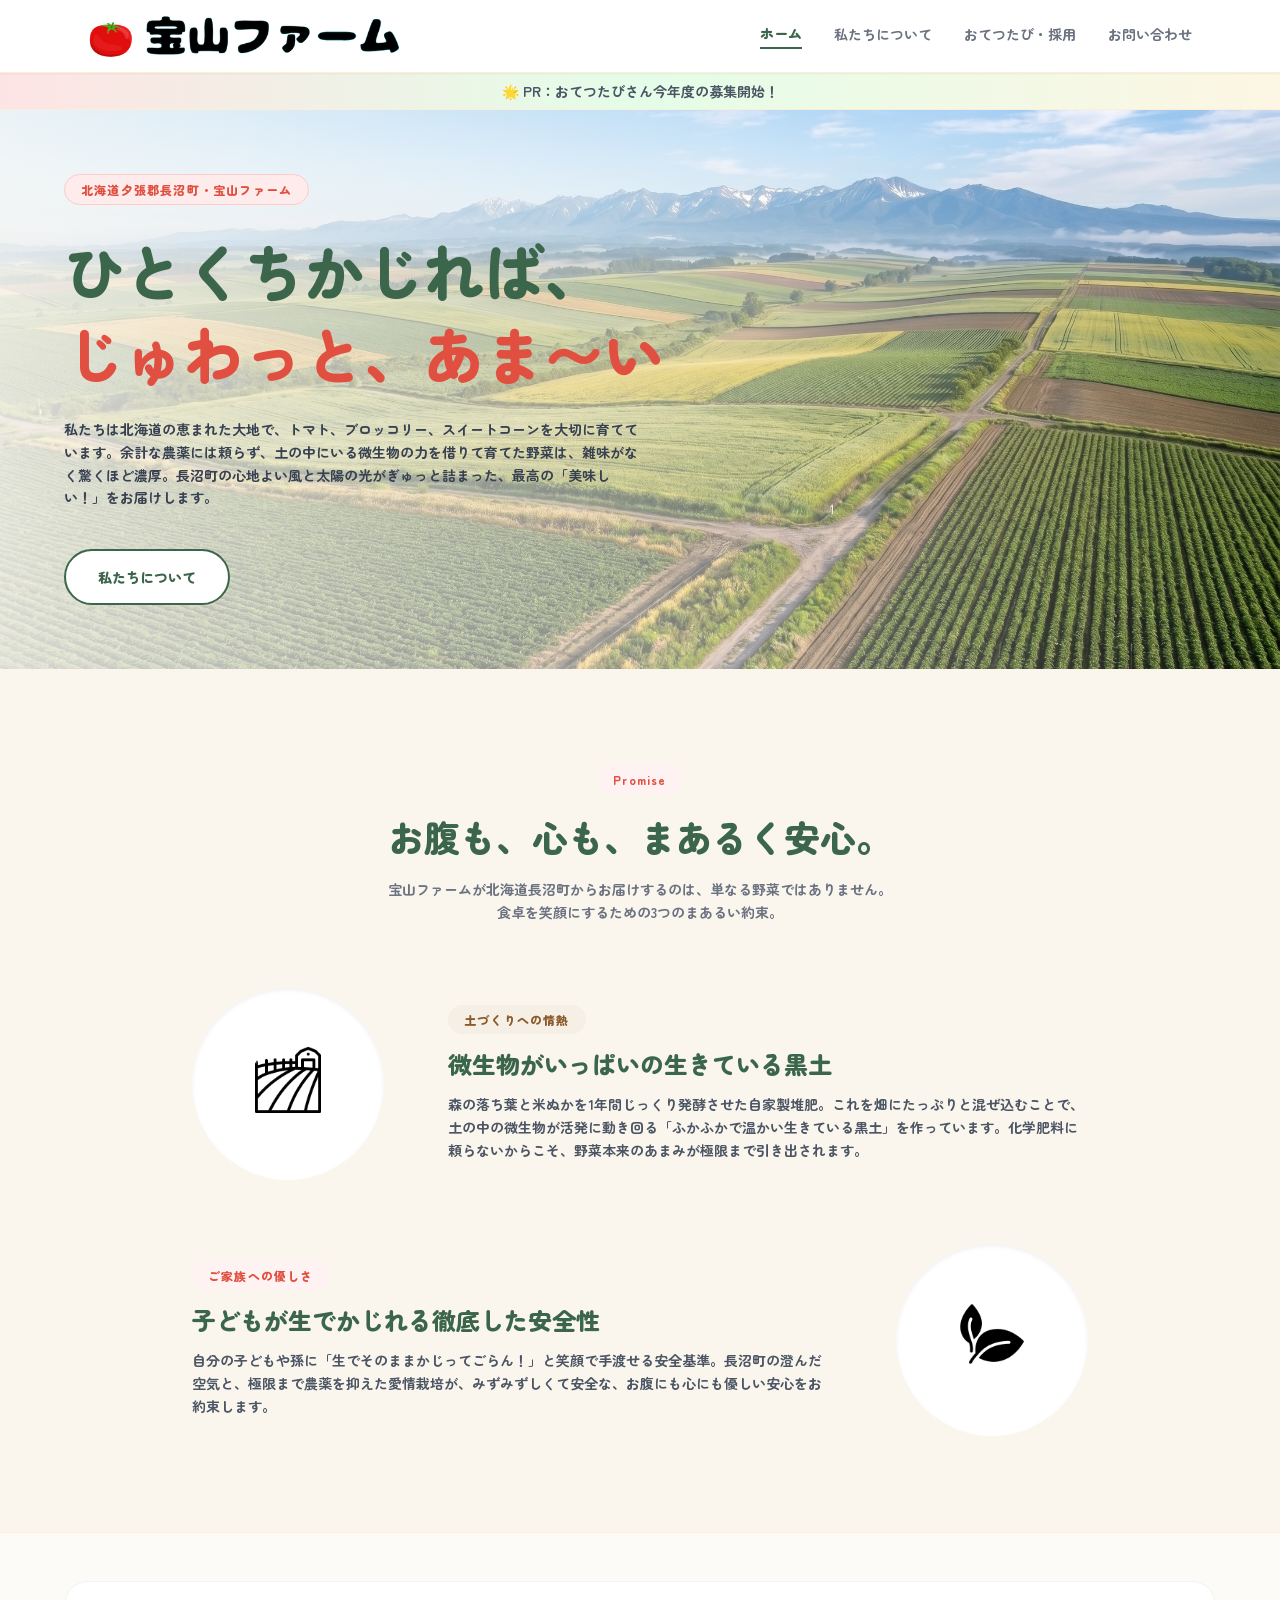
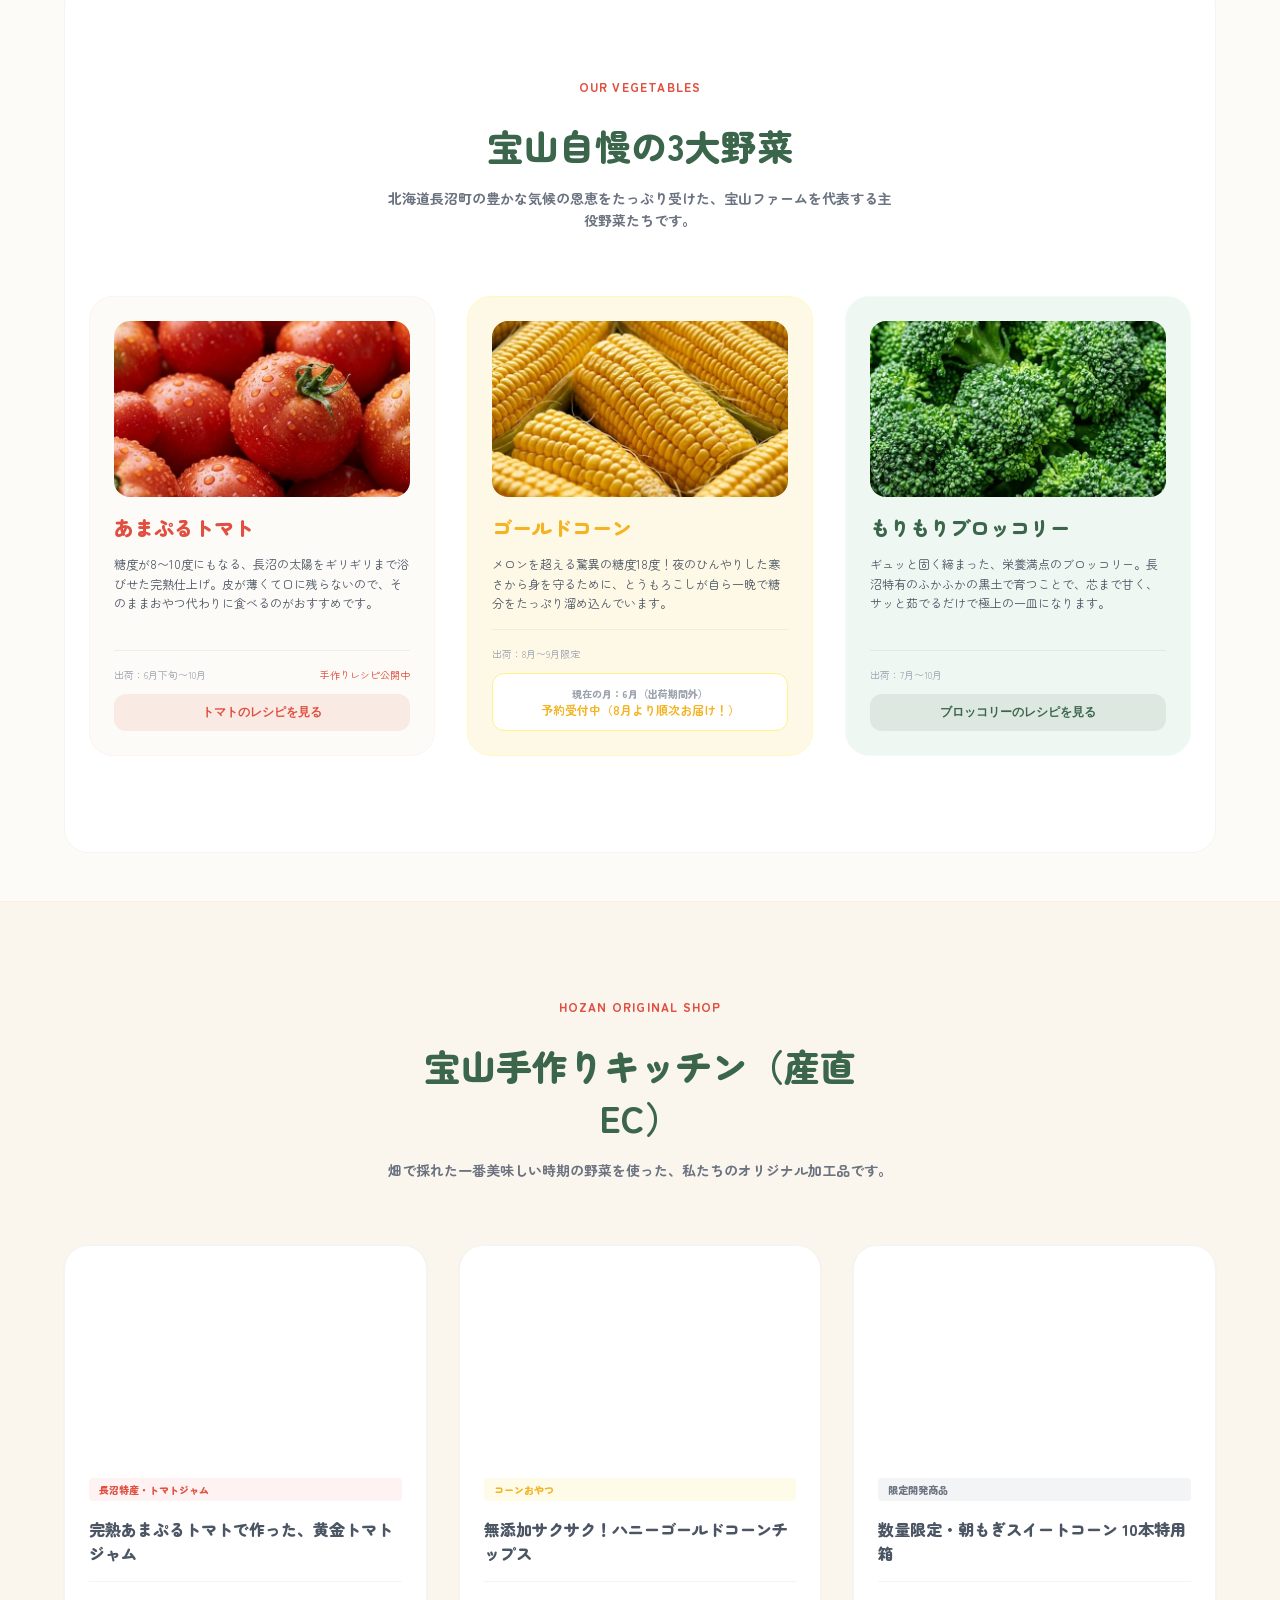
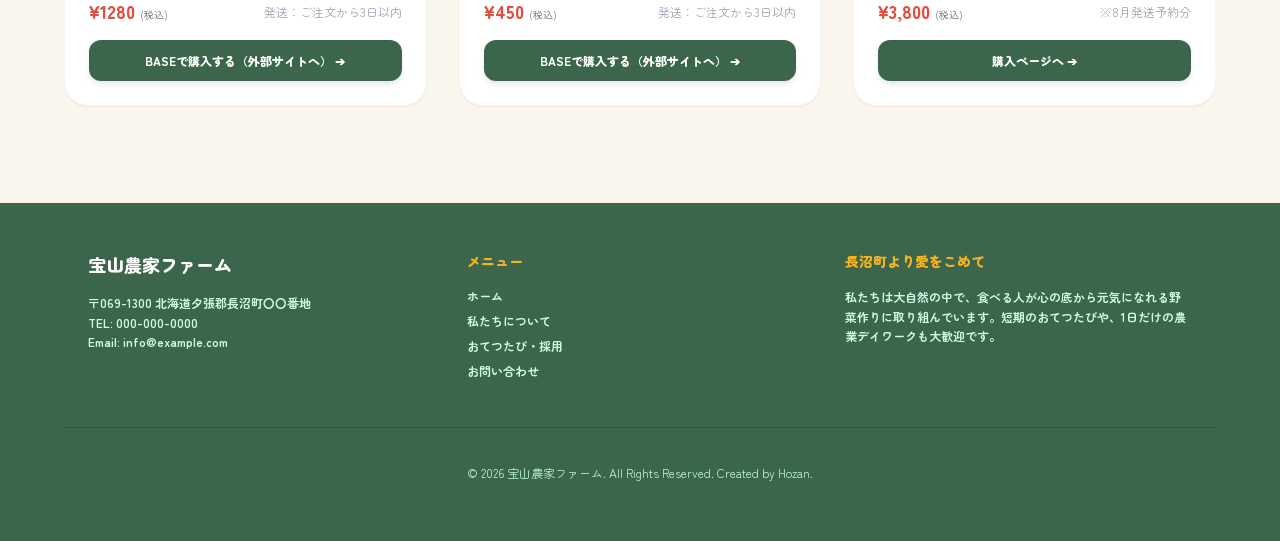
<file: farmer-html/index.html>
<!DOCTYPE html>
<html lang="ja">
<head>
  <meta charset="UTF-8">
  <meta name="viewport" content="width=device-width, initial-scale=1.0">
  <title>宝山農家ファーム | 北海道長沼町からお届けする、Goodnesな美味しさ</title>
  <meta name="description" content="北海道長沼町でトマト、ブロッコリー、スイートコーンを育てる宝山農家ファーム。微生物がいっぱいの生きている黒土で、子供がそのままかじれる美味しい野菜をお届けします。">
  <link rel="preconnect" href="https://fonts.googleapis.com">
  <link rel="preconnect" href="https://fonts.gstatic.com" crossorigin>
  <link href="https://fonts.googleapis.com/css2?family=Zen+Maru+Gothic:wght@500;700;900&display=swap" rel="stylesheet">
  <link rel="stylesheet" href="style.css">
  <link rel="icon" href="images/favicon.ico">
</head>
<body class="site-body">
  <nav class="site-header">
    <div class="site-header__container">
      <a href="index.html" class="site-header__logo">
        <img src="images/logo.png" alt="宝山ファーム" class="custom-logo">
      </a>
      <div class="site-header__nav">
        <a href="index.html" class="site-header__nav-link site-header__nav-link--active">ホーム</a>
        <a href="page-about.html" class="site-header__nav-link">私たちについて</a>
        <a href="page-recruit.html" class="site-header__nav-link">おてつたび・採用</a>
        <a href="page-contact.html" class="site-header__nav-link">お問い合わせ</a>
      </div>
    </div>
  </nav>

  <div class="announcement-bar">
    🌟 <strong>PR</strong>：おてつたびさん今年度の募集開始！
  </div>

  <main class="site-main">
    <div id="page-home" class="page-fade">
      <section class="hero-section" style="background-image: url('images/agri-2.jpeg');">
        <div class="hero-section__overlay"></div>
        <div class="hero-section__container">
          <div class="hero-section__content">
            <span class="badge badge--red-outline">北海道夕張郡長沼町・宝山ファーム</span>
            <h1 class="hero-section__title">ひとくちかじれば、<br><span class="text-accent-red">じゅわっと、あま〜い</span></h1>
            <p class="hero-section__desc">私たちは北海道の恵まれた大地で、トマト、ブロッコリー、スイートコーンを大切に育てています。余計な農薬には頼らず、土の中にいる微生物の力を借りて育てた野菜は、雑味がなく驚くほど濃厚。長沼町の心地よい風と太陽の光がぎゅっと詰まった、最高の「美味しい！」をお届けします。</p>
            <div class="hero-section__actions"><a href="page-about.html" class="btn btn--outline btn-poyon">私たちについて</a></div>
          </div>
        </div>
      </section>

      <section class="policy-section">
        <div class="section-header">
          <span class="badge badge--red">Promise</span>
          <h2 class="section-title">お腹も、心も、まあるく安心。</h2>
          <p class="section-desc">宝山ファームが北海道長沼町からお届けするのは、単なる野菜ではありません。食卓を笑顔にするための3つのまあるい約束。</p>
        </div>
        <div class="policy-list">
          <div class="policy-item">
            <div class="policy-icon policy-icon--brown hover-pop"><div class="policy-icon__inner"><img src="images/icons8-farm-100.png" alt="土づくり" class="policy-icon__emoji"></div></div>
            <div class="policy-content"><span class="badge badge--brown">土づくりへの情熱</span><h3 class="policy-title">微生物がいっぱいの生きている黒土</h3><p class="policy-text">森の落ち葉と米ぬかを1年間じっくり発酵させた自家製堆肥。これを畑にたっぷりと混ぜ込むことで、土の中の微生物が活発に動き回る「ふかふかで温かい生きている黒土」を作っています。化学肥料に頼らないからこそ、野菜本来のあまみが極限まで引き出されます。</p></div>
          </div>
          <div class="policy-item policy-item--reverse">
            <div class="policy-icon policy-icon--red hover-pop"><div class="policy-icon__inner"><img src="images/icons8-organic-100.png" alt="安心安全" class="policy-icon__emoji"></div></div>
            <div class="policy-content"><span class="badge badge--red">ご家族への優しさ</span><h3 class="policy-title">子どもが生でかじれる徹底した安全性</h3><p class="policy-text">自分の子どもや孫に「生でそのままかじってごらん！」と笑顔で手渡せる安全基準。長沼町の澄んだ空気と、極限まで農薬を抑えた愛情栽培が、みずみずしくて安全な、お腹にも心にも優しい安心をお約束します。</p></div>
          </div>
        </div>
      </section>

      <section id="vegetables" class="veg-section scroll-mt">
        <div class="section-header"><span class="badge-text badge-text--red">OUR VEGETABLES</span><h2 class="section-title">宝山自慢の3大野菜</h2><p class="section-desc">北海道長沼町の豊かな気候の恩恵をたっぷり受けた、宝山ファームを代表する主役野菜たちです。</p></div>
        <div class="veg-grid">
          <div class="veg-card veg-card--red btn-poyon"><div><img src="images/tomato.jpeg" alt="とまと" class="veg-card__image"><h3 class="veg-card__title text-accent-red">あまぷるトマト</h3><p class="veg-card__desc">糖度が8〜10度にもなる、長沼の太陽をギリギリまで浴びせた完熟仕上げ。皮が薄くて口に残らないので、そのままおやつ代わりに食べるのがおすすめです。</p></div><div class="veg-card__footer"><div class="veg-card__meta"><span>出荷：6月下旬〜10月</span><span class="text-accent-red font-bold">手作りレシピ公開中</span></div><button onclick="openRecipeModal('tomato')" class="btn btn--light-red">トマトのレシピを見る</button></div></div>
          <div class="veg-card veg-card--yellow btn-poyon"><div><img src="images/corn.jpeg" alt="スイートコーン" class="veg-card__image"><h3 class="veg-card__title text-accent-yellow">ゴールドコーン</h3><p class="veg-card__desc">メロンを超える驚異の糖度18度！夜のひんやりした寒さから身を守るために、とうもろこしが自ら一晩で糖分をたっぷり溜め込んでいます。</p></div><div class="veg-card__footer"><div class="veg-card__meta"><span>出荷：8月〜9月限定</span></div><div class="veg-card__notice"><span class="veg-card__notice-sub">現在の月：6月（出荷期間外）</span><span class="veg-card__notice-main">予約受付中（8月より順次お届け！）</span></div></div></div>
          <div class="veg-card veg-card--green btn-poyon"><div><img src="images/broccoli.jpeg" alt="ブロッコリー" class="veg-card__image"><h3 class="veg-card__title text-primary">もりもりブロッコリー</h3><p class="veg-card__desc">ギュッと固く締まった、栄養満点のブロッコリー。長沼特有のふかふかの黒土で育つことで、芯まで甘く、サッと茹でるだけで極上の一皿になります。</p></div><div class="veg-card__footer"><div class="veg-card__meta"><span>出荷：7月〜10月</span></div><button onclick="openRecipeModal('broccoli')" class="btn btn--light-green">ブロッコリーのレシピを見る</button></div></div>
        </div>
      </section>

      <section id="products" class="product-section scroll-mt">
        <div class="product-section__container">
          <div class="section-header">
            <span class="badge-text badge-text--red">HOZAN ORIGINAL SHOP</span>
            <h2 class="section-title">宝山手作りキッチン（産直EC）</h2>
            <p class="section-desc">畑で採れた一番美味しい時期の野菜を使った、私たちのオリジナル加工品です。</p>
          </div>
          <div class="product-grid">
            <div class="product-card btn-poyon">
              <div class="product-card__image" style="background-image: url('https://images.unsplash.com/photo-1610135373101-89aeeab8fa50?auto=format&fit=crop&w=600&q=80');"></div>
              <div class="product-card__content">
                <span class="badge badge--small badge--red">長沼特産・トマトジャム</span>
                <h3 class="product-card__title">完熟あまぷるトマトで作った、黄金トマトジャム</h3>
                <div class="product-card__price-row">
                  <span class="product-card__price">¥1280 <span class="product-card__tax">(税込)</span></span>
                  <span class="product-card__shipping">発送：ご注文から3日以内</span>
                </div>
                <div><a href="" target="_blank" rel="noopener noreferrer" class="btn btn--green">BASEで購入する（外部サイトへ） ➔</a></div>
              </div>
            </div>
            <div class="product-card btn-poyon">
              <div class="product-card__image" style="background-image: url('https://images.unsplash.com/photo-1677735299766-fadfc916086f?auto=format&fit=crop&w=600&q=80');"></div>
              <div class="product-card__content">
                <span class="badge badge--small badge--yellow">コーンおやつ</span>
                <h3 class="product-card__title">無添加サクサク！ハニーゴールドコーンチップス</h3>
                <div class="product-card__price-row">
                  <span class="product-card__price">¥450 <span class="product-card__tax">(税込)</span></span>
                  <span class="product-card__shipping">発送：ご注文から3日以内</span>
                </div>
                <div><a href="" target="_blank" rel="noopener noreferrer" class="btn btn--green">BASEで購入する（外部サイトへ） ➔</a></div>
              </div>
            </div>
            <div class="product-card btn-poyon">
              <div class="product-card__image" style="background-image: url('https://images.unsplash.com/photo-1634467524884-897d0af5e104?auto=format&fit=crop&w=600&q=80');"></div>
              <div class="product-card__content">
                <span class="badge badge--small badge--gray">限定開発商品</span>
                <h3 class="product-card__title">数量限定・朝もぎスイートコーン 10本特用箱</h3>
                <div class="product-card__price-row">
                  <span class="product-card__price">¥3,800 <span class="product-card__tax">(税込)</span></span>
                  <span class="product-card__shipping">※8月発送予約分</span>
                </div>
                <div><a href="" target="_blank" rel="noopener noreferrer" class="btn btn--green btn-poyon w-full">購入ページへ ➔</a></div>
              </div>
            </div>
          </div>
        </div>
      </section>
    </div>
  </main>

  <div id="recipeModal" class="modal hidden">
    <div class="modal__content">
      <button onclick="closeRecipeModal()" class="modal__close">✕</button>
      <span class="modal__emoji" id="modal-emoji">🍅</span>
      <h3 class="modal__title" id="modal-title">手作りレシピ</h3>
      <div class="modal__body" id="modal-content"></div>
      <button onclick="closeRecipeModal()" class="btn btn--green btn-poyon w-full">閉じる</button>
    </div>
  </div>

  <footer class="site-footer">
    <div class="site-footer__container">
      <div class="site-footer__section">
        <h4 class="site-footer__title">宝山農家ファーム</h4>
        <p class="site-footer__text">〒069-1300 北海道夕張郡長沼町〇〇番地<br>TEL: 000-000-0000<br>Email: info@example.com</p>
      </div>
      <div class="site-footer__section">
        <h4 class="site-footer__title site-footer__title--small text-accent">メニュー</h4>
        <ul class="site-footer__nav">
          <li><a href="index.html">ホーム</a></li>
          <li><a href="page-about.html">私たちについて</a></li>
          <li><a href="page-recruit.html">おてつたび・採用</a></li>
          <li><a href="page-contact.html">お問い合わせ</a></li>
        </ul>
      </div>
      <div class="site-footer__section">
        <h4 class="site-footer__title site-footer__title--small text-accent">長沼町より愛をこめて</h4>
        <p class="site-footer__text">私たちは大自然の中で、食べる人が心の底から元気になれる野菜作りに取り組んでいます。短期のおてつたびや、1日だけの農業デイワークも大歓迎です。</p>
      </div>
    </div>
    <div class="site-footer__copyright">
      <p>© 2026 宝山農家ファーム. All Rights Reserved. Created by Hozan.</p>
    </div>
  </footer>

  <script src="js/main.js"></script>
</body>
</html>
</file>
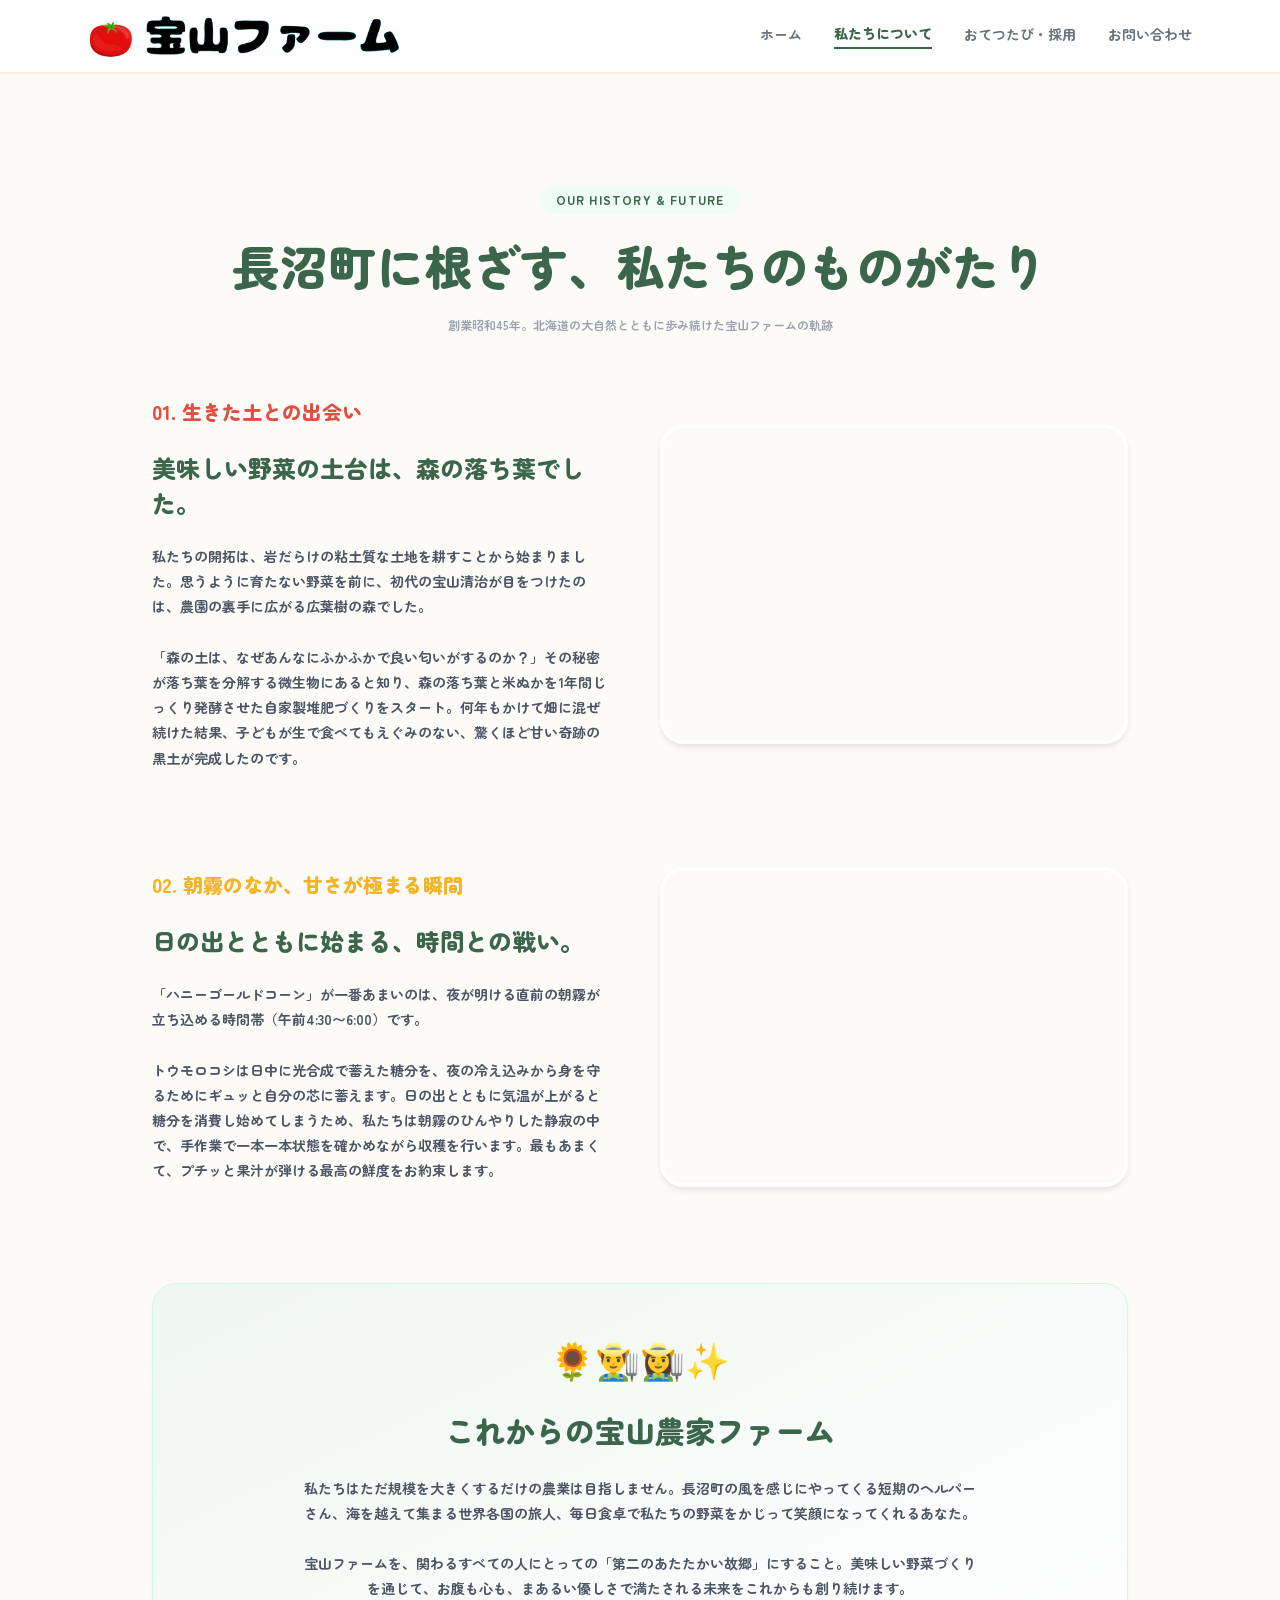
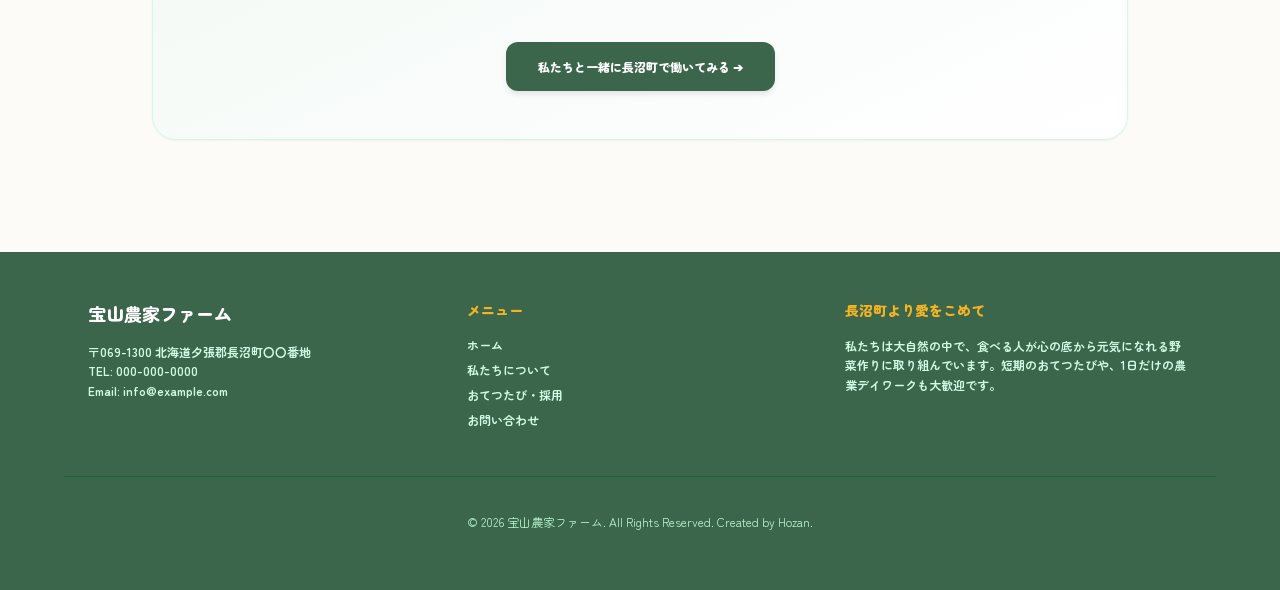
<file: farmer-html/page-about.html>
<!DOCTYPE html>
<html lang="ja">
<head>
  <meta charset="UTF-8">
  <meta name="viewport" content="width=device-width, initial-scale=1.0">
  <title>私たちについて | 宝山農家ファーム</title>
  <meta name="description" content="創業昭和45年。北海道の大自然とともに歩み続けた宝山ファームの軌跡。長沼町に根ざす私たちの物語や、美味しい野菜づくりのこだわりをご紹介します。">
  <link rel="preconnect" href="https://fonts.googleapis.com">
  <link rel="preconnect" href="https://fonts.gstatic.com" crossorigin>
  <link href="https://fonts.googleapis.com/css2?family=Zen+Maru+Gothic:wght@500;700;900&display=swap" rel="stylesheet">
  <link rel="stylesheet" href="style.css">
  <link rel="icon" href="images/favicon.ico">
</head>
<body class="site-body">
  <nav class="site-header">
    <div class="site-header__container">
      <a href="index.html" class="site-header__logo">
        <img src="images/logo.png" alt="宝山ファーム" class="custom-logo">
      </a>
      <div class="site-header__nav">
        <a href="index.html" class="site-header__nav-link">ホーム</a>
        <a href="page-about.html" class="site-header__nav-link site-header__nav-link--active">私たちについて</a>
        <a href="page-recruit.html" class="site-header__nav-link">おてつたび・採用</a>
        <a href="page-contact.html" class="site-header__nav-link">お問い合わせ</a>
      </div>
    </div>
  </nav>
  <main class="site-main page-about">
    <div class="page-container">
      <h1 class="page-title sr-only">長沼町に根ざす、私たちのものがたり</h1>
      <div id="page-story" class="page-fade story-section">
        <div class="story-header">
          <span class="badge badge--green">OUR HISTORY & FUTURE</span>
          <h1 class="story-maintitle">長沼町に根ざす、私たちのものがたり</h1>
          <p class="story-subtitle">創業昭和45年。北海道の大自然とともに歩み続けた宝山ファームの軌跡</p>
        </div>
        <div class="story-block">
          <div class="story-block__content">
            <span class="story-block__number text-accent-red">01. 生きた土との出会い</span>
            <h2 class="story-block__title">美味しい野菜の土台は、森の落ち葉でした。</h2>
            <p class="story-block__text">私たちの開拓は、岩だらけの粘土質な土地を耕すことから始まりました。思うように育たない野菜を前に、初代の宝山清治が目をつけたのは、農園の裏手に広がる広葉樹の森でした。<br><br>「森の土は、なぜあんなにふかふかで良い匂いがするのか？」その秘密が落ち葉を分解する微生物にあると知り、森の落ち葉と米ぬかを1年間じっくり発酵させた自家製堆肥づくりをスタート。何年もかけて畑に混ぜ続けた結果、子どもが生で食べてもえぐみのない、驚くほど甘い奇跡の黒土が完成したのです。</p>
          </div>
          <div class="story-block__image hover-pop" style="background-image: url('https://images.unsplash.com/photo-1464226184884-fa280b87c399?auto=format&fit=crop&w=600&q=80'); min-height: 250px;"></div>
        </div>
        <div class="story-block story-block--reverse">
          <div class="story-block__image hover-pop" style="background-image: url('https://images.unsplash.com/photo-1494548162494-384bba4ab999?auto=format&fit=crop&w=600&q=80'); min-height: 250px;"></div>
          <div class="story-block__content">
            <span class="story-block__number text-accent-yellow">02. 朝霧のなか、甘さが極まる瞬間</span>
            <h2 class="story-block__title">日の出とともに始まる、時間との戦い。</h2>
            <p class="story-block__text">「ハニーゴールドコーン」が一番あまいのは、夜が明ける直前の朝霧が立ち込める時間帯（午前4:30〜6:00）です。<br><br>トウモロコシは日中に光合成で蓄えた糖分を、夜の冷え込みから身を守るためにギュッと自分の芯に蓄えます。日の出とともに気温が上がると糖分を消費し始めてしまうため、私たちは朝霧のひんやりした静寂の中で、手作業で一本一本状態を確かめながら収穫を行います。最もあまくて、プチッと果汁が弾ける最高の鮮度をお約束します。</p>
          </div>
        </div>
        <div class="vision-box">
          <span class="vision-box__icon">🌻👨‍🌾👩‍🌾✨</span>
          <h2 class="vision-box__title">これからの宝山農家ファーム</h2>
          <p class="vision-box__text">私たちはただ規模を大きくするだけの農業は目指しません。長沼町の風を感じにやってくる短期のヘルパーさん、海を越えて集まる世界各国の旅人、毎日食卓で私たちの野菜をかじって笑顔になってくれるあなた。<br><br>宝山ファームを、関わるすべての人にとっての「第二のあたたかい故郷」にすること。美味しい野菜づくりを通じて、お腹も心も、まあるい優しさで満たされる未来をこれからも創り続けます。</p>
          <div class="vision-box__action"><a href="page-recruit.html" class="btn btn--green btn-poyon" style="display:inline-block; width:auto; padding:1rem 2rem;">私たちと一緒に長沼町で働いてみる ➔</a></div>
        </div>
      </div>
    </div>
  </main>
  <footer class="site-footer">
    <div class="site-footer__container">
      <div class="site-footer__section">
        <h4 class="site-footer__title">宝山農家ファーム</h4>
        <p class="site-footer__text">〒069-1300 北海道夕張郡長沼町〇〇番地<br>TEL: 000-000-0000<br>Email: info@example.com</p>
      </div>
      <div class="site-footer__section">
        <h4 class="site-footer__title site-footer__title--small text-accent">メニュー</h4>
        <ul class="site-footer__nav">
          <li><a href="index.html">ホーム</a></li>
          <li><a href="page-about.html">私たちについて</a></li>
          <li><a href="page-recruit.html">おてつたび・採用</a></li>
          <li><a href="page-contact.html">お問い合わせ</a></li>
        </ul>
      </div>
      <div class="site-footer__section">
        <h4 class="site-footer__title site-footer__title--small text-accent">長沼町より愛をこめて</h4>
        <p class="site-footer__text">私たちは大自然の中で、食べる人が心の底から元気になれる野菜作りに取り組んでいます。短期のおてつたびや、1日だけの農業デイワークも大歓迎です。</p>
      </div>
    </div>
    <div class="site-footer__copyright">
      <p>© 2026 宝山農家ファーム. All Rights Reserved. Created by Hozan.</p>
    </div>
  </footer>
  <script src="js/main.js"></script>
</body>
</html>
</file>
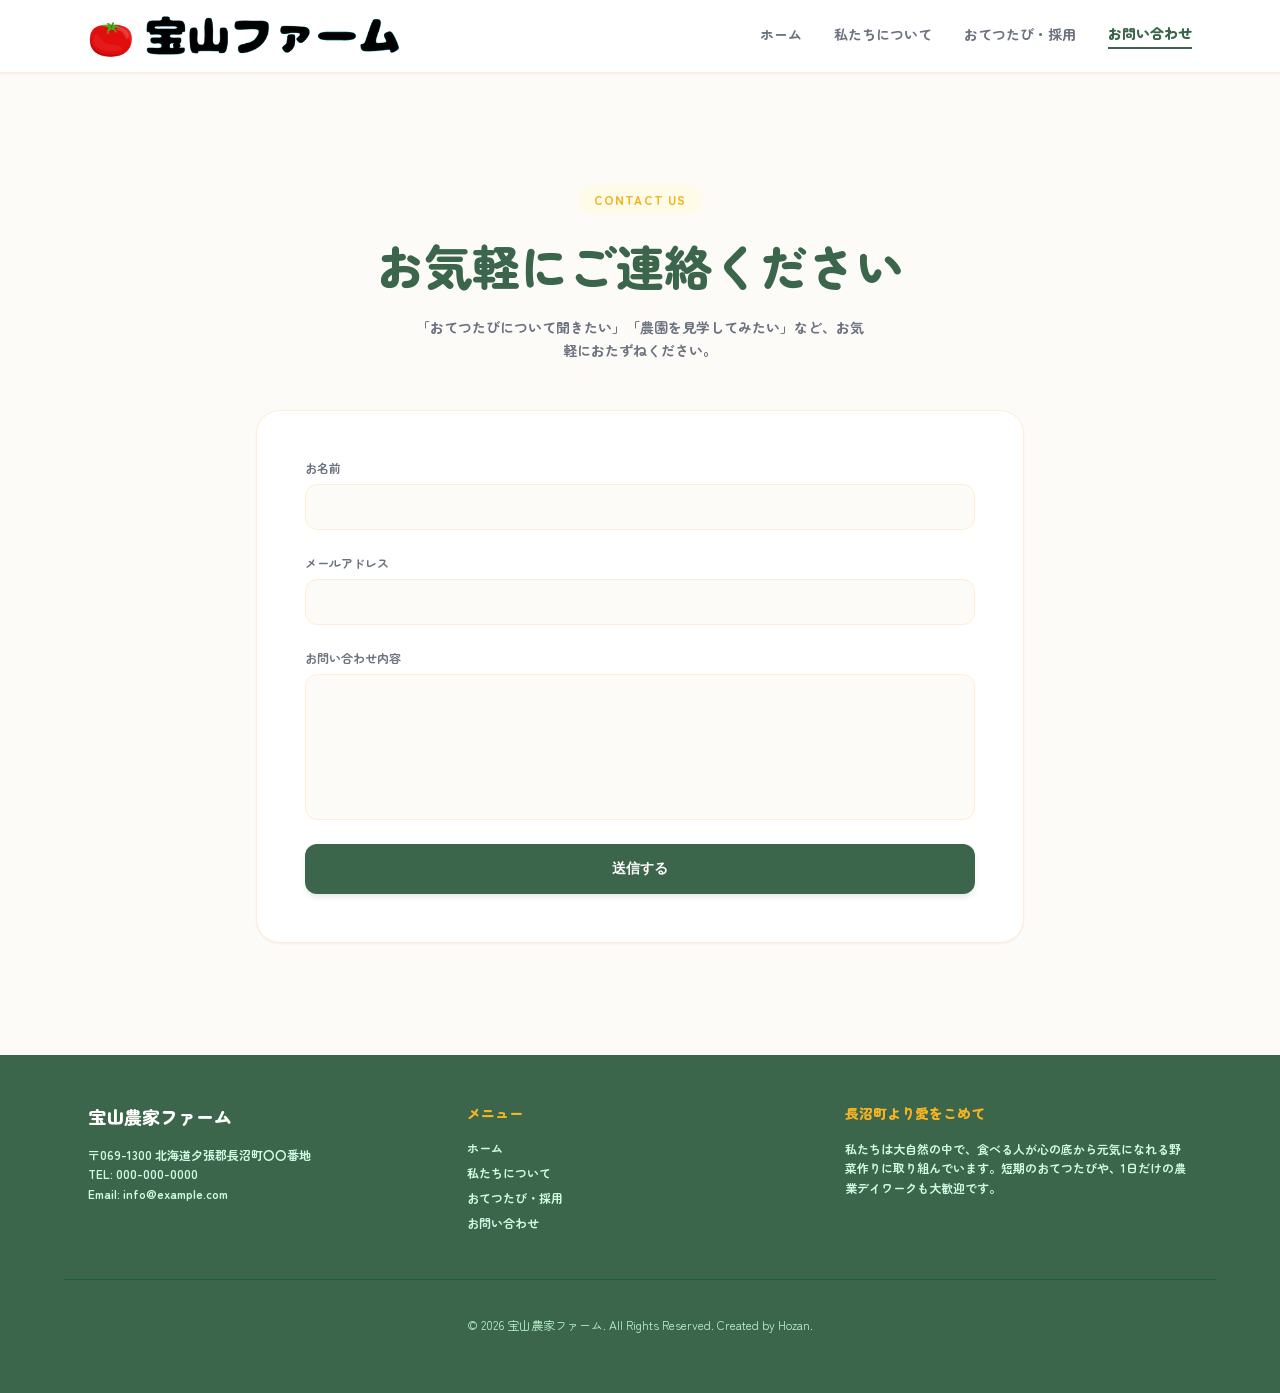
<file: farmer-html/page-contact.html>
<!DOCTYPE html>
<html lang="ja">
<head>
  <meta charset="UTF-8">
  <meta name="viewport" content="width=device-width, initial-scale=1.0">
  <title>お問い合わせ | 宝山農家ファーム</title>
  <meta name="description" content="宝山ファームへのお問い合わせページです。おてつたびについてのご質問や、農園見学のご希望など、お気軽にご連絡ください。">
  <link rel="preconnect" href="https://fonts.googleapis.com">
  <link rel="preconnect" href="https://fonts.gstatic.com" crossorigin>
  <link href="https://fonts.googleapis.com/css2?family=Zen+Maru+Gothic:wght@500;700;900&display=swap" rel="stylesheet">
  <link rel="stylesheet" href="style.css">
  <link rel="icon" href="images/favicon.ico">
</head>
<body class="site-body">
  <nav class="site-header">
    <div class="site-header__container">
      <a href="index.html" class="site-header__logo">
        <img src="images/logo.png" alt="宝山ファーム" class="custom-logo">
      </a>
      <div class="site-header__nav">
        <a href="index.html" class="site-header__nav-link">ホーム</a>
        <a href="page-about.html" class="site-header__nav-link">私たちについて</a>
        <a href="page-recruit.html" class="site-header__nav-link">おてつたび・採用</a>
        <a href="page-contact.html" class="site-header__nav-link site-header__nav-link--active">お問い合わせ</a>
      </div>
    </div>
  </nav>
  <main class="site-main page-contact">
    <div class="page-container">
      <h1 class="page-title sr-only">お問い合わせ</h1>
      <div id="page-contact" class="page-fade contact-section">
        <div class="contact-header">
          <span class="badge badge--yellow">CONTACT US</span>
          <h1 class="contact-title">お気軽にご連絡ください</h1>
          <p class="contact-desc">「おてつたびについて聞きたい」「農園を見学してみたい」など、お気軽におたずねください。</p>
        </div>
        <form id="contact-form" class="contact-form" onsubmit="submitFormDemo(event)">
          <div class="form-group">
            <label for="name" class="form-label">お名前</label>
            <input type="text" id="name" name="name" class="form-input" required>
          </div>
          <div class="form-group">
            <label for="email" class="form-label">メールアドレス</label>
            <input type="email" id="email" name="email" class="form-input" required>
          </div>
          <div class="form-group">
            <label for="message" class="form-label">お問い合わせ内容</label>
            <textarea id="message" name="message" rows="6" class="form-textarea" required></textarea>
          </div>
          <button type="submit" class="btn btn--green btn-poyon w-full btn--large">送信する</button>
        </form>
        <div id="contact-success" class="contact-message hidden">お問い合わせをデモ送信しました！数日以内にお返事いたします。</div>
      </div>
    </div>
  </main>
  <footer class="site-footer">
    <div class="site-footer__container">
      <div class="site-footer__section">
        <h4 class="site-footer__title">宝山農家ファーム</h4>
        <p class="site-footer__text">〒069-1300 北海道夕張郡長沼町〇〇番地<br>TEL: 000-000-0000<br>Email: info@example.com</p>
      </div>
      <div class="site-footer__section">
        <h4 class="site-footer__title site-footer__title--small text-accent">メニュー</h4>
        <ul class="site-footer__nav">
          <li><a href="index.html">ホーム</a></li>
          <li><a href="page-about.html">私たちについて</a></li>
          <li><a href="page-recruit.html">おてつたび・採用</a></li>
          <li><a href="page-contact.html">お問い合わせ</a></li>
        </ul>
      </div>
      <div class="site-footer__section">
        <h4 class="site-footer__title site-footer__title--small text-accent">長沼町より愛をこめて</h4>
        <p class="site-footer__text">私たちは大自然の中で、食べる人が心の底から元気になれる野菜作りに取り組んでいます。短期のおてつたびや、1日だけの農業デイワークも大歓迎です。</p>
      </div>
    </div>
    <div class="site-footer__copyright">
      <p>© 2026 宝山農家ファーム. All Rights Reserved. Created by Hozan.</p>
    </div>
  </footer>
  <script src="js/main.js"></script>
</body>
</html>
</file>
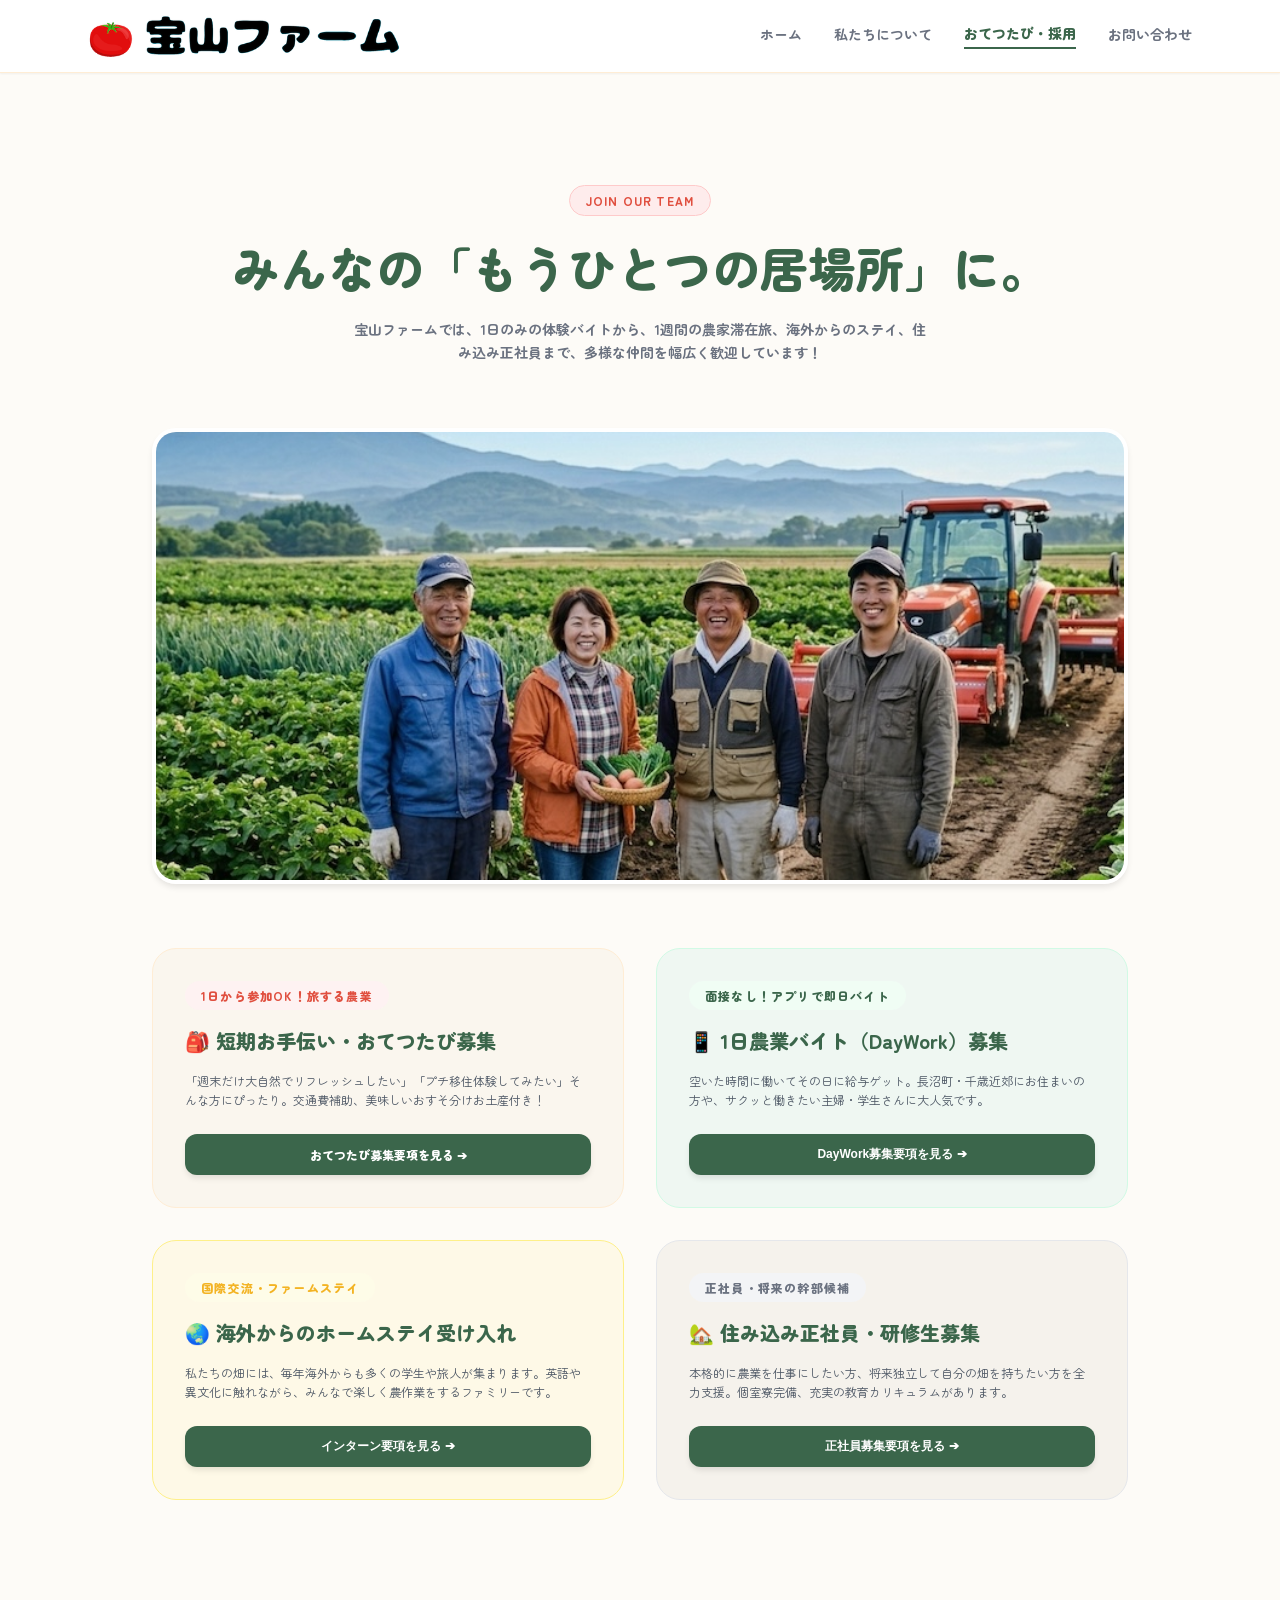
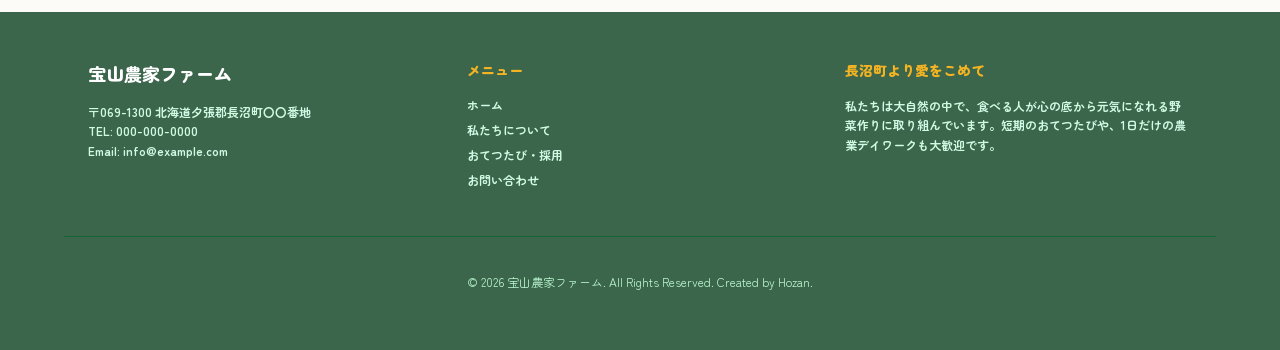
<file: farmer-html/page-recruit.html>
<!DOCTYPE html>
<html lang="ja">
<head>
  <meta charset="UTF-8">
  <meta name="viewport" content="width=device-width, initial-scale=1.0">
  <title>おてつたび・採用 | 宝山農家ファーム</title>
  <meta name="description" content="宝山ファームでは、短期のお手伝い（おてつたび）から1日農業バイト、住み込み正社員まで、多様な仲間を歓迎しています。一緒に長沼町で働きませんか？">
  <link rel="preconnect" href="https://fonts.googleapis.com">
  <link rel="preconnect" href="https://fonts.gstatic.com" crossorigin>
  <link href="https://fonts.googleapis.com/css2?family=Zen+Maru+Gothic:wght@500;700;900&display=swap" rel="stylesheet">
  <link rel="stylesheet" href="style.css">
  <link rel="icon" href="images/favicon.ico">
</head>
<body class="site-body">
  <nav class="site-header">
    <div class="site-header__container">
      <a href="index.html" class="site-header__logo">
        <img src="images/logo.png" alt="宝山ファーム" class="custom-logo">
      </a>
      <div class="site-header__nav">
        <a href="index.html" class="site-header__nav-link">ホーム</a>
        <a href="page-about.html" class="site-header__nav-link">私たちについて</a>
        <a href="page-recruit.html" class="site-header__nav-link site-header__nav-link--active">おてつたび・採用</a>
        <a href="page-contact.html" class="site-header__nav-link">お問い合わせ</a>
      </div>
    </div>
  </nav>
  <main class="site-main page-recruit">
    <div class="page-container">
      <h1 class="page-title sr-only">採用・お手伝いさん募集</h1>
      <div id="page-recruiting" class="page-fade recruit-section">
        <div class="recruit-header">
          <span class="badge badge--red-outline">JOIN OUR TEAM</span>
          <h1 class="recruit-title">みんなの「もうひとつの居場所」に。</h1>
          <p class="recruit-desc">宝山ファームでは、1日のみの体験バイトから、1週間の農家滞在旅、海外からのステイ、住み込み正社員まで、多様な仲間を幅広く歓迎しています！</p>
        </div>
        
        <div class="recruit-image-wrapper hover-pop">
          <img src="images/farmes2.jpeg" alt="採用イメージ" class="recruit-image">
        </div>
        
        <div class="recruit-grid">
          <div class="recruit-card recruit-card--light btn-poyon">
            <div class="recruit-card__content">
              <span class="badge badge--red">1日から参加OK！旅する農業</span>
              <h3 class="recruit-card__title">🎒 短期お手伝い・おてつたび募集</h3>
              <p class="recruit-card__text">「週末だけ大自然でリフレッシュしたい」「プチ移住体験してみたい」そんな方にぴったり。交通費補助、美味しいおすそ分けお土産付き！</p>
            </div>
            <a href="single.html" class="btn btn--green">おてつたび募集要項を見る ➔</a>
          </div>
          
          <div class="recruit-card recruit-card--green btn-poyon">
            <div class="recruit-card__content">
              <span class="badge badge--green">面接なし！アプリで即日バイト</span>
              <h3 class="recruit-card__title">📱 1日農業バイト（DayWork）募集</h3>
              <p class="recruit-card__text">空いた時間に働いてその日に給与ゲット。長沼町・千歳近郊にお住まいの方や、サクッと働きたい主婦・学生さんに大人気です。</p>
            </div>
            <button onclick="openRecruitModal('daywork')" class="btn btn--green">DayWork募集要項を見る ➔</button>
          </div>
          
          <div class="recruit-card recruit-card--yellow btn-poyon">
            <div class="recruit-card__content">
              <span class="badge badge--yellow">国際交流・ファームステイ</span>
              <h3 class="recruit-card__title">🌏 海外からのホームステイ受け入れ</h3>
              <p class="recruit-card__text">私たちの畑には、毎年海外からも多くの学生や旅人が集まります。英語や異文化に触れながら、みんなで楽しく農作業をするファミリーです。</p>
            </div>
            <button onclick="openRecruitModal('homestay')" class="btn btn--green">インターン要項を見る ➔</button>
          </div>
          
          <div class="recruit-card recruit-card--gray btn-poyon">
            <div class="recruit-card__content">
              <span class="badge badge--gray">正社員・将来の幹部候補</span>
              <h3 class="recruit-card__title">🏡 住み込み正社員・研修生募集</h3>
              <p class="recruit-card__text">本格的に農業を仕事にしたい方、将来独立して自分の畑を持ちたい方を全力支援。個室寮完備、充実の教育カリキュラムがあります。</p>
            </div>
            <button onclick="openRecruitModal('employee')" class="btn btn--green">正社員募集要項を見る ➔</button>
          </div>
        </div>
      </div>
      
      <div id="recruitModal" class="modal hidden">
        <div class="modal__content">
          <button onclick="closeRecruitModal()" class="modal__close">✕</button>
          <div style="text-align: center; margin-bottom: 0.5rem;">
            <span id="recruit-modal-badge" class="badge badge--red-outline"></span>
          </div>
          <h3 class="modal__title" id="recruit-modal-title"></h3>
          <div class="modal__body" id="recruit-modal-content" style="text-align: left;"></div>
          <button onclick="closeRecruitModal()" class="btn btn--green btn-poyon">閉じる</button>
        </div>
      </div>
    </div>
  </main>
  <footer class="site-footer">
    <div class="site-footer__container">
      <div class="site-footer__section">
        <h4 class="site-footer__title">宝山農家ファーム</h4>
        <p class="site-footer__text">〒069-1300 北海道夕張郡長沼町〇〇番地<br>TEL: 000-000-0000<br>Email: info@example.com</p>
      </div>
      <div class="site-footer__section">
        <h4 class="site-footer__title site-footer__title--small text-accent">メニュー</h4>
        <ul class="site-footer__nav">
          <li><a href="index.html">ホーム</a></li>
          <li><a href="page-about.html">私たちについて</a></li>
          <li><a href="page-recruit.html">おてつたび・採用</a></li>
          <li><a href="page-contact.html">お問い合わせ</a></li>
        </ul>
      </div>
      <div class="site-footer__section">
        <h4 class="site-footer__title site-footer__title--small text-accent">長沼町より愛をこめて</h4>
        <p class="site-footer__text">私たちは大自然の中で、食べる人が心の底から元気になれる野菜作りに取り組んでいます。短期のおてつたびや、1日だけの農業デイワークも大歓迎です。</p>
      </div>
    </div>
    <div class="site-footer__copyright">
      <p>© 2026 宝山農家ファーム. All Rights Reserved. Created by Hozan.</p>
    </div>
  </footer>
  <script src="js/main.js"></script>
    </body>
  </html>
</file>
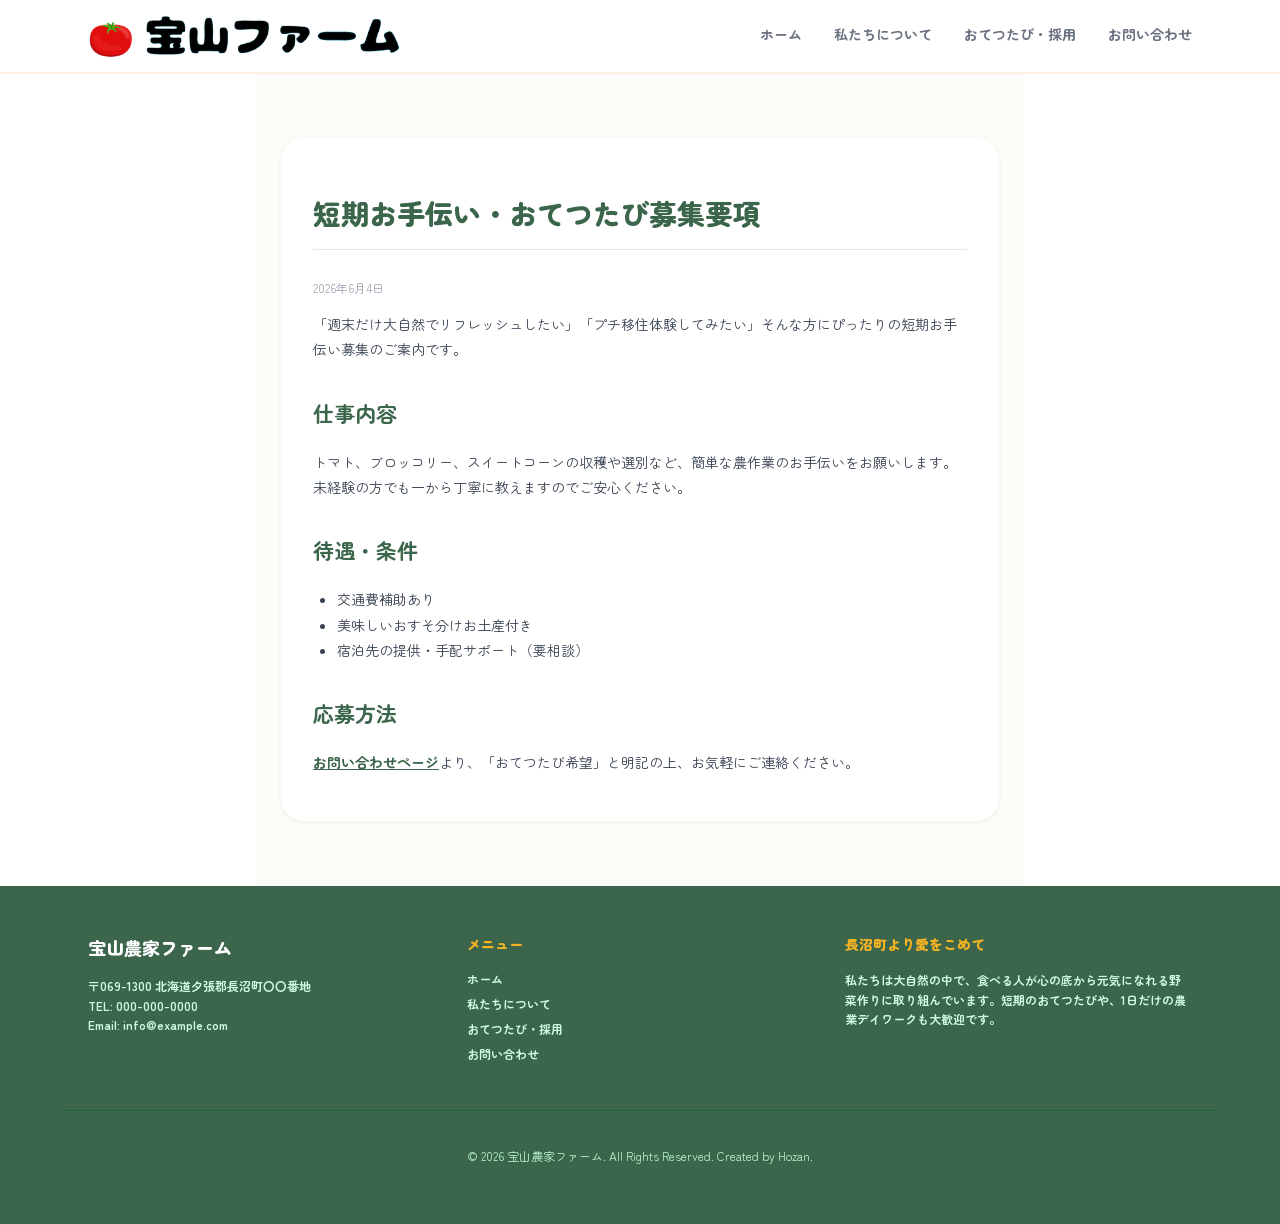
<file: farmer-html/single.html>
<!DOCTYPE html>
<html lang="ja">
<head>
  <meta charset="UTF-8">
  <meta name="viewport" content="width=device-width, initial-scale=1.0">
  <title>お知らせ | 宝山農家ファーム</title>
  <meta name="description" content="宝山農家ファームからの最新のお知らせや、短期お手伝い・おてつたびの募集要項などの詳細情報をご確認いただけます。">
  <link rel="preconnect" href="https://fonts.googleapis.com">
  <link rel="preconnect" href="https://fonts.gstatic.com" crossorigin>
  <link href="https://fonts.googleapis.com/css2?family=Zen+Maru+Gothic:wght@500;700;900&display=swap" rel="stylesheet">
  <link rel="stylesheet" href="style.css">
  <link rel="icon" href="images/favicon.ico">
</head>
<body class="site-body single">
  <nav class="site-header">
    <div class="site-header__container">
      <a href="index.html" class="site-header__logo">
        <img src="images/logo.png" alt="宝山ファーム" class="custom-logo">
      </a>
      <div class="site-header__nav">
        <a href="index.html" class="site-header__nav-link">ホーム</a>
        <a href="page-about.html" class="site-header__nav-link">私たちについて</a>
        <a href="page-recruit.html" class="site-header__nav-link">おてつたび・採用</a>
        <a href="page-contact.html" class="site-header__nav-link">お問い合わせ</a>
      </div>
    </div>
  </nav>
  <main class="site-main">
    <article class="page-container">
      <h1>短期お手伝い・おてつたび募集要項</h1>
      <time datetime="2026-06-04">2026年6月4日</time>
      <div class="entry-content">
        <p>「週末だけ大自然でリフレッシュしたい」「プチ移住体験してみたい」そんな方にぴったりの短期お手伝い募集のご案内です。</p>
        
        <h2 style="color: var(--color-primary); margin-top: 2rem;">仕事内容</h2>
        <p>トマト、ブロッコリー、スイートコーンの収穫や選別など、簡単な農作業のお手伝いをお願いします。未経験の方でも一から丁寧に教えますのでご安心ください。</p>
        
        <h2 style="color: var(--color-primary); margin-top: 2rem;">待遇・条件</h2>
        <ul style="padding-left: 1.5rem;">
          <li>交通費補助あり</li>
          <li>美味しいおすそ分けお土産付き</li>
          <li>宿泊先の提供・手配サポート（要相談）</li>
        </ul>
        
        <h2 style="color: var(--color-primary); margin-top: 2rem;">応募方法</h2>
        <p><a href="page-contact.html" style="color: var(--color-primary); font-weight: bold;">お問い合わせページ</a>より、「おてつたび希望」と明記の上、お気軽にご連絡ください。</p>
      </div>
    </article>
  </main>
  <footer class="site-footer">
    <div class="site-footer__container">
      <div class="site-footer__section">
        <h4 class="site-footer__title">宝山農家ファーム</h4>
        <p class="site-footer__text">〒069-1300 北海道夕張郡長沼町〇〇番地<br>TEL: 000-000-0000<br>Email: info@example.com</p>
      </div>
      <div class="site-footer__section">
        <h4 class="site-footer__title site-footer__title--small text-accent">メニュー</h4>
        <ul class="site-footer__nav">
          <li><a href="index.html">ホーム</a></li>
          <li><a href="page-about.html">私たちについて</a></li>
          <li><a href="page-recruit.html">おてつたび・採用</a></li>
          <li><a href="page-contact.html">お問い合わせ</a></li>
        </ul>
      </div>
      <div class="site-footer__section">
        <h4 class="site-footer__title site-footer__title--small text-accent">長沼町より愛をこめて</h4>
        <p class="site-footer__text">私たちは大自然の中で、食べる人が心の底から元気になれる野菜作りに取り組んでいます。短期のおてつたびや、1日だけの農業デイワークも大歓迎です。</p>
      </div>
    </div>
    <div class="site-footer__copyright">
      <p>© 2026 宝山農家ファーム. All Rights Reserved. Created by Hozan.</p>
    </div>
  </footer>
  <script src="js/main.js"></script>
</body>
</html>
</file>
<file: farmer-html/style.css>
/*
Theme Name: 宝山農家ファームコーポレートサイト
Author: ポートフォリオ用
Version: 1.0
*/

:root {
  --color-primary: #3B664B;
  --color-accent-red: #E04F3F;
  --color-accent-yellow: #F3B323;
  --color-text: #4b5563;
  --color-text-light: #6b7280;
  --color-border: #ffedd5;
  --color-brown: #8B5A2B;
  --color-bg-light: #FAF6EE;
  --color-bg-white: #FDFBF7;
}

/* ボックスサイジング */
*, *::before, *::after {
  box-sizing: border-box;
}

/* 基本スタイル */
.site-body {
  font-family: 'Zen Maru Gothic', sans-serif;
  -webkit-font-smoothing: antialiased;
  display: flex;
  flex-direction: column;
  min-height: 100vh;
  margin: 0;
  color: var(--color-text);
}

/* --- Header --- */
.site-header {
  position: sticky;
  top: 0;
  background-color: rgba(255, 255, 255, 0.95);
  backdrop-filter: blur(12px);
  border-bottom: 1px solid var(--color-border);
  z-index: 50;
  box-shadow: 0 1px 2px 0 rgba(0, 0, 0, 0.05);
}

.site-header__container {
  max-width: 72rem;
  margin: 0 auto;
  padding: 0.75rem 1.5rem;
  display: flex;
  align-items: center;
  justify-content: space-between;
  min-height: 4.5rem;
  flex-wrap: wrap;
  gap: 1rem;
}

.site-header__logo {
  font-weight: 500;
  font-size: 1.5rem;
  color: var(--color-primary);
  display: flex;
  align-items: center;
  gap: 0.5rem;
  text-decoration: none;
  transition: opacity 0.3s;
}

.site-header__logo:hover {
  opacity: 0.9;
}

.site-header__logo-icon {
  font-size: 1.875rem;
}

.site-header__logo-text {
  letter-spacing: -0.025em;
}

.site-header__nav {
  display: flex;
  align-items: center;
  gap: 1rem;
  font-size: 0.75rem;
  font-weight: 700;
  overflow-x: auto;
  white-space: nowrap;
  -ms-overflow-style: none;
  scrollbar-width: none;
  max-width: 100%;
}

.site-header__nav::-webkit-scrollbar {
  display: none;
}

.custom-logo {
    height: 32px !important;
    width: auto !important;
}

@media (min-width: 768px) {
  .site-header__container {
    flex-wrap: nowrap;
    justify-content: space-between;
  }
  .site-header__nav {
    gap: 2rem;
    font-size: 0.875rem;
  }
  .custom-logo {
    height: 48px !important;
  }
}

.site-header__nav-link {
  color: var(--color-text-light);
  text-decoration: none;
  padding-bottom: 0.25rem;
  transition: all 0.3s;
}

.site-header__nav-link:hover {
  color: var(--color-primary);
}

.site-header__nav-link--active {
  color: var(--color-primary);
  border-bottom: 2px solid var(--color-primary);
  font-weight: 900;
}

.site-header__nav-link--about:hover {
  color: var(--color-primary);
}

.site-header__nav-link--recruit:hover {
  color: var(--color-accent-red);
}

.site-header__nav-link--contact:hover {
  color: var(--color-accent-yellow);
}

/* --- Footer --- */
.site-footer {
  background-color: var(--color-primary);
  color: #ffffff;
  padding: 3rem 0;
  margin-top: auto;
}

.site-footer__container {
  max-width: 72rem;
  margin: 0 auto;
  padding: 0 1.5rem;
  display: grid;
  grid-template-columns: 1fr;
  gap: 2rem;
}

@media (min-width: 768px) {
  .site-footer__container {
    grid-template-columns: repeat(3, 1fr);
  }
}

.site-footer__title {
  font-weight: 900;
  font-size: 1.125rem;
  margin-bottom: 1rem;
  margin-top: 0;
  display: flex;
  align-items: center;
  gap: 0.5rem;
}

.site-footer__title--small {
  font-size: 0.875rem;
}

.text-accent {
  color: var(--color-accent-yellow);
}

.site-footer__text {
  font-size: 0.75rem;
  color: #d1fae5;
  line-height: 1.625;
  font-weight: 700;
  margin: 0;
}

.site-footer__nav {
  list-style: none;
  padding: 0;
  margin: 0;
  display: flex;
  flex-direction: column;
  gap: 0.5rem;
}

.site-footer__nav a {
  font-size: 0.75rem;
  color: #d1fae5;
  font-weight: 700;
  text-decoration: none;
  display: block;
}

.site-footer__nav a:hover {
  text-decoration: underline;
}

.site-footer__copyright {
  max-width: 72rem;
  margin: 3rem auto 0;
  padding: 1.5rem 1.5rem 0;
  border-top: 1px solid #166534;
  text-align: center;
  font-size: 0.75rem;
  color: #bbf7d0;
}

/* --- グローバルコンポーネント（他ページでも使い回し可能） --- */

/* 文字色・タイポグラフィユーティリティ */
.text-accent-red {
  color: var(--color-accent-red);
}

.text-accent-yellow {
  color: var(--color-accent-yellow);
}

.text-primary {
  color: var(--color-primary);
}

.text-brown {
  color: var(--color-brown);
}

.announcement-bar {
  background: linear-gradient(90deg, #fde4e4 0%, #e4fde8 50%, #fdf6e4 100%);
  color: var(--color-text);
  text-align: center;
  padding: 0.5rem 1.5rem;
  font-size: 0.75rem;
  font-weight: 700;
  border-bottom: 1px solid var(--color-border);
  z-index: 40;
}

@media (min-width: 768px) {
  .announcement-bar {
    font-size: 0.875rem;
  }
}

/* バッジ */
.badge {
  font-size: 0.75rem;
  font-weight: 900;
  letter-spacing: 0.1em;
  padding: 0.375rem 1rem;
  border-radius: 9999px;
  display: inline-block;
}

.badge--red-outline {
  color: var(--color-accent-red);
  background-color: #FEECEC;
  border: 1px solid #fecaca;
}

.badge--red {
  color: var(--color-accent-red);
  background-color: #fef2f2;
}

.badge--brown {
  color: var(--color-brown);
  background-color: #F5EFE6;
}

.badge--yellow {
  color: var(--color-accent-yellow);
  background-color: #fefce8;
}

.badge--gray {
  color: var(--color-text-light);
  background-color: #f3f4f6;
}

.badge--small {
  font-size: 0.625rem;
  padding: 0.25rem 0.625rem;
  border-radius: 0.25rem;
  letter-spacing: normal;
}

.badge-text {
  font-size: 0.75rem;
  font-weight: 900;
  letter-spacing: 0.1em;
  display: block;
  margin-bottom: 0.5rem;
}

.badge-text--red {
  color: var(--color-accent-red);
}

/* ボタン */
.btn {
  display: inline-block;
  font-weight: 900;
  text-align: center;
  border-radius: 9999px;
  transition: all 0.3s;
  cursor: pointer;
  border: none;
  text-decoration: none;
  box-sizing: border-box;
}

.btn--red {
  background-color: var(--color-accent-red);
  color: #ffffff;
  padding: 1rem 2rem;
  font-size: 0.75rem;
  box-shadow: 0 10px 15px -3px rgba(0,0,0,0.1);
}

.btn--red:hover {
  background-color: #c43c2c;
}

.btn--outline {
  background-color: #ffffff;
  color: var(--color-primary);
  border: 2px solid var(--color-primary);
  padding: 1rem 2rem;
  font-size: 0.75rem;
}

.btn--outline:hover {
  background-color: #f9fafb;
}

.btn--green {
  background-color: var(--color-primary);
  color: #ffffff;
  padding: 0.75rem 2rem;
  border-radius: 0.75rem;
  font-size: 0.75rem;
  box-shadow: 0 4px 6px -1px rgba(0,0,0,0.1);
  width: 100%;
}

.btn--green:hover {
  background-color: #166534;
}

.btn--light-red {
  background-color: rgba(224, 79, 63, 0.1);
  color: var(--color-accent-red);
  padding: 0.625rem;
  border-radius: 0.75rem;
  font-size: 0.75rem;
  width: 100%;
}

.btn--light-red:hover {
  background-color: rgba(224, 79, 63, 0.2);
}

.btn--light-green {
  background-color: rgba(59, 102, 75, 0.1);
  color: var(--color-primary);
  padding: 0.625rem;
  border-radius: 0.75rem;
  font-size: 0.75rem;
  width: 100%;
}

.btn--light-green:hover {
  background-color: rgba(59, 102, 75, 0.2);
}

@media (min-width: 768px) {
  .btn--red,
  .btn--outline {
    font-size: 0.875rem;
  }
}

.w-full {
  width: 100%;
}

/* セクション共通見出し */
.section-header {
  text-align: center;
  max-width: 32rem;
  margin: 0 auto 4rem;
  display: flex;
  flex-direction: column;
  gap: 1rem;
  align-items: center;
}

.section-title {
  font-size: 1.875rem;
  font-weight: 900;
  color: var(--color-primary);
  margin: 0;
}

@media (min-width: 768px) {
  .section-title {
    font-size: 2.25rem;
  }
}

.section-desc {
  font-size: 0.75rem;
  color: var(--color-text-light);
  font-weight: 700;
  line-height: 1.625;
  margin: 0;
  max-width: 32rem;
}

@media (min-width: 768px) {
  .section-desc {
    font-size: 0.875rem;
  }
}

.scroll-mt {
  scroll-margin-top: 5rem;
}

/* --- 各セクション用スタイル (index.html) --- */

/* Hero Section */
.hero-section {
  position: relative;
  min-height: 450px;
  display: flex;
  align-items: center;
  padding: 4rem 1.5rem;
  overflow: hidden;
  background-size: cover;
  background-position: center;
}

@media (min-width: 768px) {
  .hero-section {
    min-height: 550px;
  }
}

.hero-section__overlay {
  position: absolute;
  inset: 0;
  background: linear-gradient(to right, rgba(253, 251, 247, 0.85), rgba(253, 251, 247, 0.5), transparent);
  z-index: 0;
}

.hero-section__container {
  max-width: 72rem;
  margin: 0 auto;
  width: 100%;
  display: grid;
  grid-template-columns: 1fr;
  gap: 3rem;
  align-items: center;
  position: relative;
  z-index: 10;
}

@media (min-width: 1024px) {
  .hero-section__container {
    grid-template-columns: repeat(12, minmax(0, 1fr));
  }
}

.hero-section__content {
  text-align: center;
  display: flex;
  flex-direction: column;
  gap: 1.5rem;
}

@media (min-width: 1024px) {
  .hero-section__content {
    grid-column: span 8 / span 8;
    text-align: left;
    align-items: flex-start;
  }
}

.hero-section__title {
  font-size: 2.25rem;
  font-weight: 900;
  line-height: 1.375;
  color: var(--color-primary);
  margin: 0;
}

@media (min-width: 768px) {
  .hero-section__title {
    font-size: 3.75rem;
  }
}

.hero-section__desc {
  font-size: 0.75rem;
  color: #374151;
  line-height: 1.625;
  max-width: 36rem;
  margin: 0 auto;
  font-weight: 700;
}

@media (min-width: 768px) {
  .hero-section__desc {
    font-size: 0.875rem;
  }
}

@media (min-width: 1024px) {
  .hero-section__desc {
    margin: 0;
  }
}

.hero-section__actions {
  display: flex;
  flex-wrap: wrap;
  justify-content: center;
  gap: 1rem;
  padding-top: 1rem;
  width: 100%;
}

@media (min-width: 1024px) {
  .hero-section__actions {
    justify-content: flex-start;
  }
}

/* Policy Section */
.policy-section {
  padding: 6rem 1.5rem;
  background-color: var(--color-bg-light);
  border-bottom: 1px solid var(--color-border);
}

.policy-list {
  max-width: 56rem;
  margin: 0 auto;
  display: flex;
  flex-direction: column;
  gap: 4rem;
}

.policy-item {
  display: flex;
  flex-direction: column;
  align-items: center;
  gap: 2rem;
}

@media (min-width: 768px) {
  .policy-item {
    flex-direction: row;
    gap: 4rem;
  }
}

.policy-item--reverse {
  flex-direction: column;
}

@media (min-width: 768px) {
  .policy-item--reverse {
    flex-direction: row-reverse;
    gap: 4rem;
  }
}

.policy-icon {
  width: 10rem;
  height: 10rem;
  border-radius: 50%;
  background-color: #ffffff;
  display: flex;
  align-items: center;
  justify-content: center;
  flex-shrink: 0;
  box-shadow: inset 0 2px 4px 0 rgba(0,0,0,0.06);
  transition: transform 0.3s;
}

.policy-icon:hover {
  transform: translateY(-0.5rem);
}

@media (min-width: 768px) {
  .policy-icon {
    width: 12rem;
    height: 12rem;
  }
}

.policy-icon--brown {
  border-color: rgba(139, 90, 43, 0.4);
}

.policy-icon--red {
  border-color: rgba(224, 79, 63, 0.4);
}

.policy-icon__inner {
  text-align: center;
}

.policy-icon__emoji {
  width: 4.5rem;
  height: 4.5rem;
  object-fit: contain;
  display: block;
  margin: 0 auto 0.5rem;
}

.policy-icon__text {
  font-size: 0.625rem;
  font-weight: 900;
}

.policy-content {
  display: flex;
  flex-direction: column;
  gap: 0.75rem;
  text-align: center;
  align-items: center;
}

@media (min-width: 768px) {
  .policy-content {
    text-align: left;
    align-items: flex-start;
  }
}

.policy-title {
  font-size: 1.5rem;
  font-weight: 900;
  color: var(--color-primary);
  margin: 0;
}

.policy-text {
  font-size: 0.75rem;
  color: #4b5563;
  line-height: 1.625;
  font-weight: 700;
  margin: 0;
}

@media (min-width: 768px) {
  .policy-text {
    font-size: 0.875rem;
  }
}

/* Vegetables Section */
.veg-section {
  padding: 6rem 1.5rem;
  background-color: #ffffff;
  max-width: 72rem;
  margin: 3rem auto 0;
  border-radius: 1.5rem;
  border: 1px solid #f3f4f6;
}

.veg-grid {
  display: grid;
  grid-template-columns: 1fr;
  gap: 2rem;
}

@media (min-width: 768px) {
  .veg-grid {
    grid-template-columns: repeat(3, 1fr);
  }
}

.veg-card {
  padding: 1.5rem;
  border-radius: 1.5rem;
  display: flex;
  flex-direction: column;
  justify-content: space-between;
  border: 1px solid;
}

.veg-card--red {
  background-color: var(--color-bg-white);
  border-color: #fef2f2;
}

.veg-card--yellow {
  background-color: #FEF9E7;
  border-color: #fef9c3;
}

.veg-card--green {
  background-color: #EFF7F2;
  border-color: #f0fdf4;
}

.veg-card__image {
  width: 100%;
  height: 11rem;
  object-fit: cover;
  display: block;
  border-radius: 1rem;
  margin-bottom: 1rem;
}

.veg-card__emoji {
  font-size: 1.5rem;
  display: block;
}

.veg-card__title {
  font-weight: 900;
  font-size: 1.25rem;
  margin: 0.5rem 0;
}

.veg-card__desc {
  font-size: 0.75rem;
  color: #4b5563;
  line-height: 1.625;
  margin-bottom: 1rem;
}

.veg-card__footer {
  border-top: 1px solid rgba(0,0,0,0.05);
  padding-top: 1rem;
  display: flex;
  flex-direction: column;
  gap: 0.75rem;
}

.veg-card__meta {
  display: flex;
  justify-content: space-between;
  font-size: 0.625rem;
  color: #9ca3af;
}

.veg-card__notice {
  padding: 0.75rem;
  background-color: #ffffff;
  border-radius: 0.75rem;
  border: 1px solid #fef08a;
  text-align: center;
  display: flex;
  flex-direction: column;
}

.veg-card__notice-sub {
  font-size: 0.625rem;
  font-weight: 900;
  color: #9ca3af;
  display: block;
}

.veg-card__notice-main {
  font-size: 0.75rem;
  font-weight: 700;
  color: var(--color-accent-yellow);
}

/* Products Section */
.product-section {
  padding: 6rem 1.5rem;
  background-color: var(--color-bg-light);
  border-top: 1px solid var(--color-border);
  border-bottom: 1px solid var(--color-border);
  margin-top: 3rem;
}

.product-section__container {
  max-width: 72rem;
  margin: 0 auto;
}

.product-grid {
  display: grid;
  grid-template-columns: 1fr;
  gap: 2rem;
}

@media (min-width: 768px) {
  .product-grid {
    grid-template-columns: repeat(2, 1fr);
  }
}

@media (min-width: 1024px) {
  .product-grid {
    grid-template-columns: repeat(3, 1fr);
  }
}

.product-card {
  background-color: #ffffff;
  border-radius: 1.5rem;
  overflow: hidden;
  border: 1px solid #f3f4f6;
  box-shadow: 0 1px 2px 0 rgba(0,0,0,0.05);
  display: flex;
  flex-direction: column;
  justify-content: space-between;
}

.product-card__image {
  height: 13rem;
  background-size: cover;
  background-position: center;
}

.product-card__content {
  padding: 1.5rem;
  display: flex;
  flex-direction: column;
  gap: 1rem;
}

.product-card__title {
  font-weight: 800;
  font-size: 1rem;
  margin: 0;
}

.product-card__price-row {
  display: flex;
  justify-content: space-between;
  align-items: center;
  border-top: 1px solid #f3f4f6;
  padding-top: 1rem;
}

.product-card__price {
  font-size: 1.125rem;
  font-weight: 900;
  color: var(--color-accent-red);
}

.product-card__tax {
  font-size: 0.625rem;
  font-weight: 400;
  color: #6b7280;
}

.product-card__shipping {
  font-size: 0.75rem;
  color: #9ca3af;
}

.product-card__unavailable {
  text-align: center;
  background-color: #f9fafb;
  color: #9ca3af;
  font-size: 0.75rem;
  padding: 0.75rem;
  border-radius: 0.75rem;
  border: 1px dashed #d1d5db;
  font-weight: 700;
}

/* Modal Section */
.modal {
  position: fixed;
  inset: 0;
  background-color: rgba(0,0,0,0.5);
  backdrop-filter: blur(4px);
  z-index: 50;
  display: flex;
  align-items: center;
  justify-content: center;
  padding: 1rem;
}

.modal.hidden {
  display: none;
}

.modal__content {
  background-color: #ffffff;
  max-width: 32rem;
  width: 100%;
  padding: 2rem;
  border-radius: 1.5rem;
  border: 1px solid var(--color-border);
  box-shadow: 0 25px 50px -12px rgba(0,0,0,0.25);
  position: relative;
  display: flex;
  flex-direction: column;
  gap: 1rem;
}

.modal__close {
  position: absolute;
  top: 1rem;
  right: 1rem;
  color: #9ca3af;
  font-size: 1.125rem;
  background: transparent;
  border: none;
  cursor: pointer;
}

.modal__close:hover {
  color: #4b5563;
}

.modal__emoji {
  font-size: 2.25rem;
  display: block;
  text-align: center;
  margin-bottom: 0.5rem;
}

.modal__title {
  font-weight: 900;
  font-size: 1.25rem;
  color: var(--color-primary);
  text-align: center;
  margin: 0;
}

.modal__body {
  background-color: var(--color-bg-white);
  padding: 1rem;
  border-radius: 1rem;
  border: 1px solid var(--color-border);
  font-size: 0.75rem;
  color: #4b5563;
  line-height: 1.625;
  display: flex;
  flex-direction: column;
  gap: 0.5rem;
}

/* --- 基本レイアウト・汎用クラス --- */
.site-main {
  flex-grow: 1;
  background-color: var(--color-bg-white);
}

.page-container {
  max-width: 64rem;
  margin: 0 auto;
  padding: 3rem 1.5rem;
}

.page-title {
  font-size: 1.875rem;
  font-weight: 900;
  color: var(--color-primary);
  margin-bottom: 3rem;
  border-bottom: 2px solid var(--color-border);
  padding-bottom: 1rem;
}

@media (min-width: 768px) {
  .page-title {
    font-size: 2.25rem;
  }
}

.sr-only {
  position: absolute;
  width: 1px;
  height: 1px;
  padding: 0;
  margin: -1px;
  overflow: hidden;
  clip: rect(0, 0, 0, 0);
  white-space: nowrap;
  border-width: 0;
}

/* 追加のバッジスタイル */
.badge--green {
  color: var(--color-primary);
  background-color: #f0fdf4;
}

/* --- ページ：私たちの物語 (About) --- */
.story-section {
  max-width: 64rem;
  margin: 0 auto;
  padding: 4rem 0;
}

.story-header {
  text-align: center;
  margin-bottom: 4rem;
  display: flex;
  flex-direction: column;
  gap: 1rem;
  align-items: center;
}

.story-maintitle {
  font-size: 1.875rem;
  font-weight: 900;
  color: var(--color-primary);
  margin: 0;
}

@media (min-width: 768px) {
  .story-maintitle {
    font-size: 3rem;
  }
}

.story-subtitle {
  font-size: 0.75rem;
  color: #9ca3af;
  font-weight: 700;
  margin: 0;
}

.story-block {
  display: flex;
  flex-direction: column;
  gap: 3rem;
  align-items: center;
  margin-bottom: 6rem;
}

@media (min-width: 768px) {
  .story-block {
    flex-direction: row;
  }
}

.story-block--reverse {
  flex-direction: column;
}

@media (min-width: 768px) {
  .story-block--reverse {
    flex-direction: row-reverse;
  }
}

.story-block > div {
  flex: 1;
  width: 100%;
}

.story-block__content {
  display: flex;
  flex-direction: column;
  gap: 1.5rem;
}

.story-block__number {
  font-size: 1.25rem;
  font-weight: 900;
}

.story-block__title {
  font-size: 1.5rem;
  font-weight: 900;
  color: var(--color-primary);
  margin: 0;
}

.story-block__text {
  font-size: 0.75rem;
  color: #4b5563;
  line-height: 1.8;
  font-weight: 700;
  margin: 0;
}

@media (min-width: 768px) {
  .story-block__text {
    font-size: 0.875rem;
  }
}

.story-block__image {
  height: 20rem;
  background-size: cover;
  background-position: center;
  border-radius: 1.5rem;
  box-shadow: 0 4px 6px -1px rgba(0,0,0,0.1);
  border: 4px solid #ffffff;
  transition: transform 0.3s;
}

.story-block__image:hover {
  transform: translateY(-0.5rem);
}

.vision-box {
  background: linear-gradient(to bottom right, #EFF7F2, #ffffff);
  padding: 2rem;
  border-radius: 1.5rem;
  border: 1px solid #d1fae5;
  text-align: center;
  display: flex;
  flex-direction: column;
  gap: 1.5rem;
  box-shadow: 0 1px 2px 0 rgba(0,0,0,0.05);
}

@media (min-width: 768px) {
  .vision-box {
    padding: 3rem;
  }
}

.vision-box__icon {
  font-size: 2.25rem;
  display: block;
}

.vision-box__title {
  font-size: 1.5rem;
  font-weight: 900;
  color: var(--color-primary);
  margin: 0;
}

@media (min-width: 768px) {
  .vision-box__title {
    font-size: 1.875rem;
  }
}

.vision-box__text {
  font-size: 0.75rem;
  color: #4b5563;
  line-height: 1.8;
  font-weight: 700;
  max-width: 42rem;
  margin: 0 auto;
}

@media (min-width: 768px) {
  .vision-box__text {
    font-size: 0.875rem;
  }
}

.vision-box__action {
  padding-top: 1rem;
}

.page-content {
  margin-top: 3rem;
  color: #374151;
  line-height: 1.8;
  font-size: 0.875rem;
}

.page-content p {
  margin-bottom: 1.5rem;
}

/* --- ページ：お問い合わせ (Contact) --- */
.contact-section {
  max-width: 48rem;
  margin: 0 auto;
  padding: 4rem 0;
}

.contact-header {
  text-align: center;
  margin-bottom: 3rem;
  display: flex;
  flex-direction: column;
  gap: 1rem;
  align-items: center;
}

.contact-title {
  font-size: 1.875rem;
  font-weight: 900;
  color: var(--color-primary);
  margin: 0;
}

@media (min-width: 768px) {
  .contact-title {
    font-size: 3rem;
  }
}

.contact-desc {
  font-size: 0.75rem;
  color: #6b7280;
  font-weight: 700;
  line-height: 1.625;
  max-width: 28rem;
  margin: 0 auto;
}

@media (min-width: 768px) {
  .contact-desc {
    font-size: 0.875rem;
  }
}

.contact-form {
  background-color: #ffffff;
  padding: 2rem;
  border-radius: 1.5rem;
  border: 1px solid var(--color-border);
  box-shadow: 0 1px 2px 0 rgba(0,0,0,0.05);
  display: flex;
  flex-direction: column;
  gap: 1.5rem;
}

@media (min-width: 768px) {
  .contact-form {
    padding: 3rem;
  }
}

.form-group {
  display: flex;
  flex-direction: column;
  gap: 0.5rem;
}

.form-label {
  font-size: 0.75rem;
  font-weight: 700;
  color: #6b7280;
  display: block;
}

.form-input,
.form-select,
.form-textarea {
  width: 100%;
  background-color: var(--color-bg-white);
  border: 1px solid var(--color-border);
  border-radius: 0.75rem;
  padding: 0.75rem 1rem;
  font-size: 0.875rem;
  font-weight: 700;
  color: var(--color-text);
  font-family: inherit;
  transition: border-color 0.3s, outline 0.3s;
  box-sizing: border-box;
}

.form-textarea {
  resize: none;
}

.form-input:focus,
.form-select:focus,
.form-textarea:focus {
  outline: none;
  border-color: var(--color-primary);
}

.btn--large {
  padding: 1rem 2rem;
  font-size: 0.875rem;
}

.contact-message {
  margin-top: 1.5rem;
  padding: 1rem;
  background-color: #ecfdf5;
  border: 1px solid #a7f3d0;
  color: #065f46;
  border-radius: 0.75rem;
  text-align: center;
  font-size: 0.75rem;
  font-weight: 700;
}

.contact-message.hidden {
  display: none;
}

/* 投稿ページ共通レイアウト */
.single main {
    max-width: 48rem;
    margin: 0 auto;
    padding: 4rem 1.5rem;
}

.single article {
    background: #fff;
    border-radius: 1.5rem;
    border: 1px solid #fff7ed;
    box-shadow: 0 1px 3px rgba(0,0,0,0.06);
    padding: 2rem;
}

.single article h1 {
    font-size: 1.75rem;
    font-weight: 900;
    color: #3B664B;
    padding-bottom: 1rem;
    border-bottom: 1px solid #e5e7eb;
    margin-bottom: 1.5rem;
}

.single article time {
    font-size: 0.75rem;
    color: #9ca3af;
}

.single article .entry-content {
    font-size: 0.875rem;
    line-height: 1.8;
    color: #374151;
}

/* --- ページ：採用 (Recruit) --- */
.recruit-section {
  max-width: 64rem;
  margin: 0 auto;
  padding: 4rem 0;
}

.recruit-header {
  text-align: center;
  margin-bottom: 4rem;
  display: flex;
  flex-direction: column;
  gap: 1rem;
  align-items: center;
}

.recruit-title {
  font-size: 1.875rem;
  font-weight: 900;
  color: var(--color-primary);
  margin: 0;
}

@media (min-width: 768px) {
  .recruit-title {
    font-size: 3rem;
  }
}

.recruit-desc {
  font-size: 0.75rem;
  color: #6b7280;
  font-weight: 700;
  line-height: 1.625;
  max-width: 36rem;
  margin: 0 auto;
}

@media (min-width: 768px) {
  .recruit-desc {
    font-size: 0.875rem;
  }
}

.recruit-image-wrapper {
  margin-bottom: 4rem;
  border-radius: 1.5rem;
  overflow: hidden;
  box-shadow: 0 4px 6px -1px rgba(0,0,0,0.1);
  border: 4px solid #ffffff;
}

.recruit-image {
  width: 100%;
  height: 16rem;
  object-fit: cover;
  display: block;
  filter: contrast(1.0) saturate(1.0) brightness(0.98) sepia(0.05);
}

@media (min-width: 768px) {
  .recruit-image {
    height: 28rem;
  }
}

.recruit-grid {
  display: grid;
  grid-template-columns: 1fr;
  gap: 2rem;
}

@media (min-width: 768px) {
  .recruit-grid {
    grid-template-columns: repeat(2, 1fr);
  }
}

.recruit-card {
  padding: 2rem;
  border-radius: 1.5rem;
  border: 1px solid;
  display: flex;
  flex-direction: column;
  justify-content: space-between;
  gap: 1.5rem;
}

.recruit-card--light {
  background-color: var(--color-bg-light);
  border-color: var(--color-border);
}

.recruit-card--green {
  background-color: #EFF7F2;
  border-color: #d1fae5;
}

.recruit-card--yellow {
  background-color: #FEF9E7;
  border-color: #fef08a;
}

.recruit-card--gray {
  background-color: #F5F2EC;
  border-color: #e5e7eb;
}

.recruit-card__content {
  display: flex;
  flex-direction: column;
  align-items: flex-start;
  gap: 1rem;
}

.recruit-card__title {
  font-size: 1.25rem;
  font-weight: 900;
  color: var(--color-primary);
  margin: 0;
}

.recruit-card__text {
  font-size: 0.75rem;
  color: #4b5563;
  line-height: 1.625;
  margin: 0;
}
</file>
